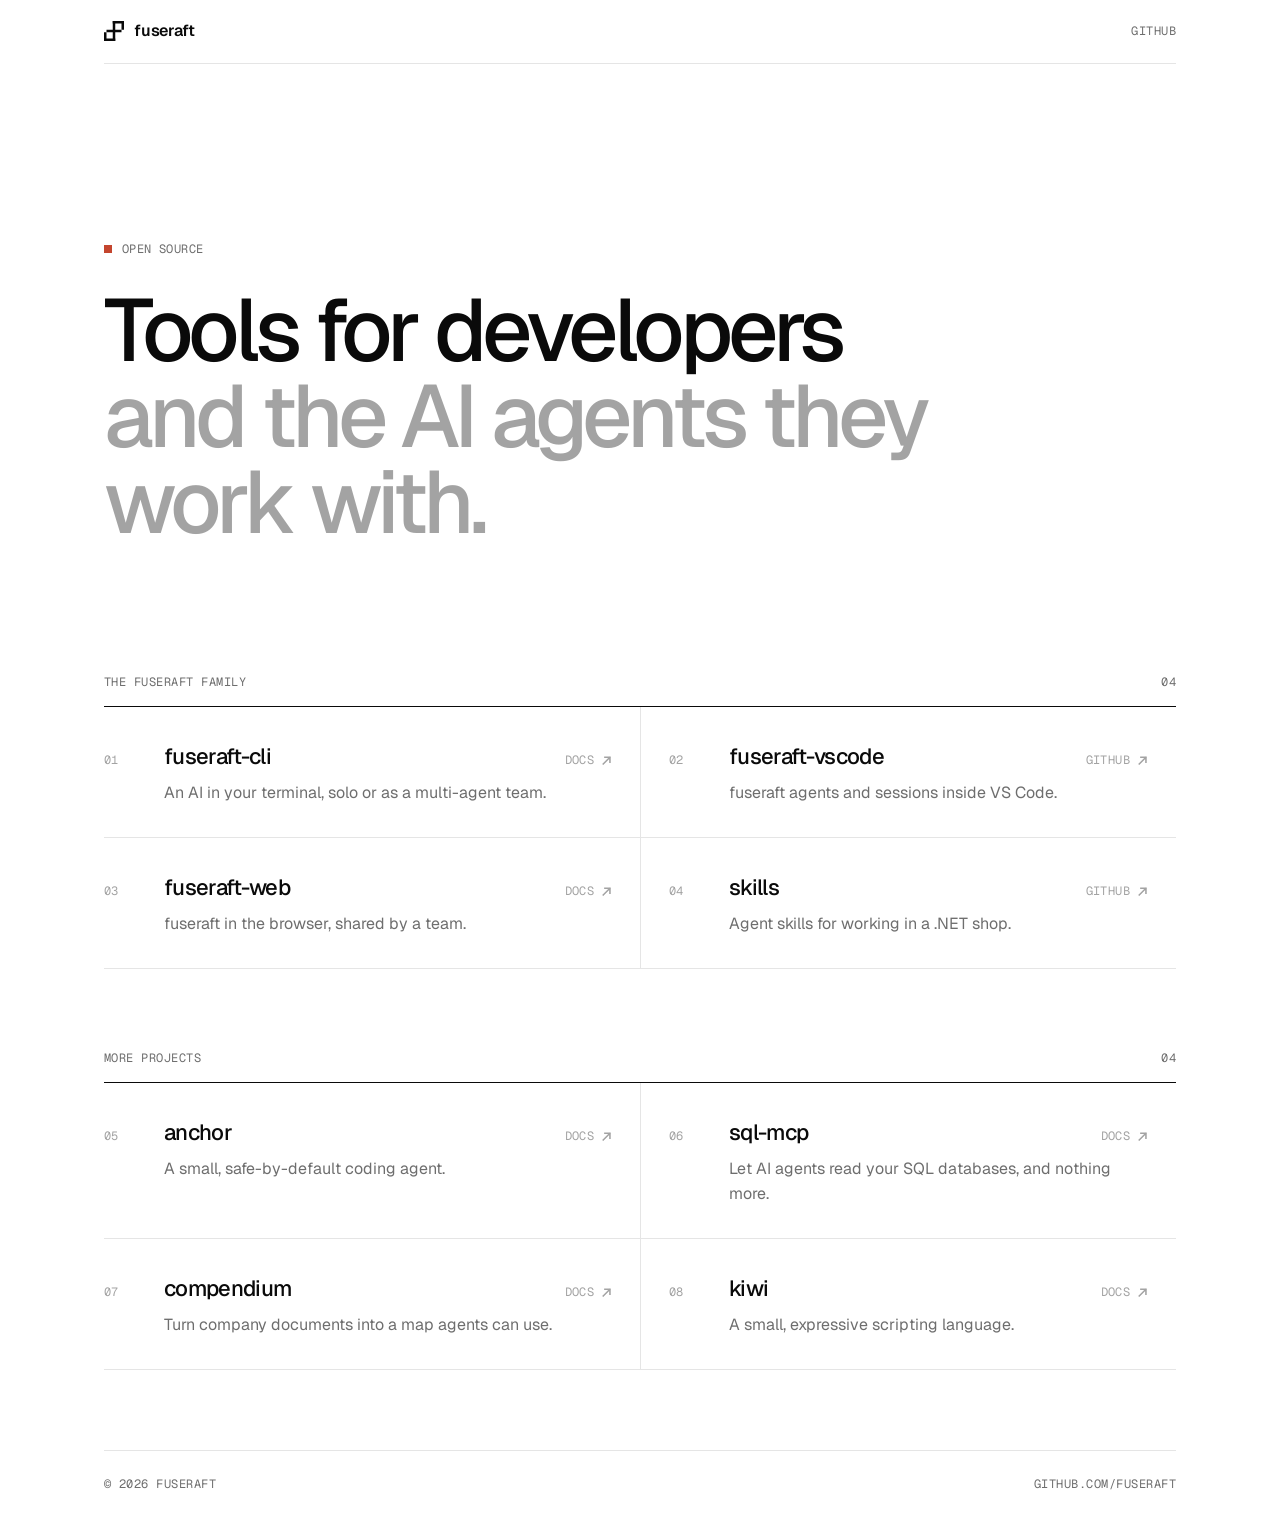
<file: index.html>
<!DOCTYPE html>
<html lang="en">
<head>
  <meta charset="UTF-8">
  <meta name="viewport" content="width=device-width, initial-scale=1.0">
  <title>fuseraft</title>
  <meta name="description" content="fuseraft builds open-source tools for developers and the AI agents they work with.">
  <meta name="theme-color" content="#ffffff" media="(prefers-color-scheme: light)">
  <meta name="theme-color" content="#0a0a0a" media="(prefers-color-scheme: dark)">
  <link rel="icon" href="/favicon.svg" type="image/svg+xml">
  <link rel="preconnect" href="https://fonts.googleapis.com">
  <link rel="preconnect" href="https://fonts.gstatic.com" crossorigin>
  <link rel="stylesheet" href="https://fonts.googleapis.com/css2?family=Geist:wght@400;500;600&family=Geist+Mono:wght@400;500&display=swap">
  <style>
    :root {
      --bg: #ffffff;
      --fg: #0a0a0a;
      --muted: #6e6e6e;
      --faint: #a3a3a3;
      --rule: #e5e5e5;
      --accent: #c4452e;
      --sans: "Geist", ui-sans-serif, system-ui, -apple-system, "Segoe UI", sans-serif;
      --mono: "Geist Mono", ui-monospace, "SF Mono", Menlo, Consolas, monospace;
    }
    @media (prefers-color-scheme: dark) {
      :root {
        --bg: #0a0a0a;
        --fg: #ededed;
        --muted: #8f8f8f;
        --faint: #5c5c5c;
        --rule: #1f1f1f;
        --accent: #e5764f;
      }
    }
    * { box-sizing: border-box; }
    html { -webkit-text-size-adjust: 100%; }
    body {
      margin: 0;
      background: var(--bg);
      color: var(--fg);
      font: 400 16px/1.55 var(--sans);
      -webkit-font-smoothing: antialiased;
      text-rendering: optimizeLegibility;
    }
    a { color: inherit; text-decoration: none; }
    ::selection { background: var(--accent); color: #fff; }

    .wrap { max-width: 72rem; margin: 0 auto; padding: 0 1rem; }
    @media (min-width: 48rem) { .wrap { padding: 0 2.5rem; } }

    .mono {
      font-family: var(--mono);
      font-size: .75rem;
      letter-spacing: .04em;
      text-transform: uppercase;
    }

    /* Top bar */
    .bar {
      display: flex;
      align-items: center;
      justify-content: space-between;
      height: 4rem;
      border-bottom: 1px solid var(--rule);
    }
    .brand { display: flex; align-items: center; gap: .65rem; font-weight: 600; letter-spacing: -.02em; }
    .brand svg { width: 1.25rem; height: 1.25rem; display: block; }
    .bar nav { display: flex; gap: 1.5rem; color: var(--muted); }
    .bar nav a:hover, .bar nav a:focus-visible { color: var(--fg); }

    /* Hero */
    .hero { padding: 7rem 0 5.5rem; }
    @media (min-width: 48rem) { .hero { padding: 11rem 0 8rem; } }
    .hero .mono { color: var(--muted); display: flex; align-items: center; gap: .6rem; }
    .hero .mono::before { content: ""; width: .5rem; height: .5rem; background: var(--accent); }
    h1 {
      margin: 1.75rem 0 0;
      max-width: 15ch;
      font-size: clamp(2.5rem, 7.2vw, 5.5rem);
      line-height: .98;
      font-weight: 500;
      letter-spacing: -.055em;
    }
    h1 span { color: var(--faint); }

    /* Project groups */
    section { margin-bottom: 5rem; }
    .label {
      display: flex;
      justify-content: space-between;
      padding-bottom: .9rem;
      color: var(--muted);
    }
    .grid {
      display: grid;
      grid-template-columns: 1fr;
      border-top: 1px solid var(--fg);
    }
    @media (min-width: 48rem) { .grid { grid-template-columns: 1fr 1fr; } }

    .card {
      display: grid;
      grid-template-columns: 2rem 1fr auto;
      align-items: baseline;
      align-content: start;
      gap: 0 1rem;
      padding: 1.6rem 0;
      border-bottom: 1px solid var(--rule);
    }
    @media (min-width: 48rem) {
      .card { grid-template-columns: 2.75rem 1fr auto; padding: 2rem 1.75rem 2rem 0; }
      .card:nth-child(even) { padding-left: 1.75rem; border-left: 1px solid var(--rule); }
    }
    .card .n { color: var(--faint); }
    .card h2 {
      margin: 0;
      font-size: 1.375rem;
      font-weight: 500;
      letter-spacing: -.03em;
      transition: color .15s;
    }
    .card p { grid-column: 2 / 4; margin: .45rem 0 0; color: var(--muted); max-width: 36ch; }
    .card .to { color: var(--faint); display: flex; align-items: center; gap: .4rem; transition: color .15s; }
    .card .to svg { width: .7rem; height: .7rem; transition: transform .2s; }
    .card:focus-visible { outline: 1px solid var(--accent); outline-offset: -1px; }
    .card:hover h2, .card:focus-visible h2 { color: var(--accent); }
    .card:hover .to, .card:focus-visible .to { color: var(--fg); }
    .card:hover .to svg, .card:focus-visible .to svg { transform: translate(2px, -2px); }

    /* Footer */
    footer {
      display: flex;
      justify-content: space-between;
      gap: 1rem;
      padding: 1.5rem 0 2.5rem;
      border-top: 1px solid var(--rule);
      color: var(--muted);
    }
    footer a:hover, footer a:focus-visible { color: var(--fg); }

    @media (prefers-reduced-motion: reduce) {
      * { transition: none !important; }
    }
  </style>
</head>
<body>
  <svg width="0" height="0" style="position:absolute" aria-hidden="true">
    <symbol id="arrow" viewBox="0 0 10 10"><path d="M2 8L8 2M3.5 2H8V6.5" fill="none" stroke="currentColor" stroke-width="1.4" stroke-linecap="square"/></symbol>
  </svg>

  <div class="wrap">
    <header class="bar">
      <a class="brand" href="/" aria-label="fuseraft home">
        <svg viewBox="150 150 1200 1200" fill="currentColor" aria-hidden="true">
          <rect x="675" y="150" width="150" height="1200"/>
          <rect x="1200" y="150" width="150" height="525"/>
          <rect x="150" y="825" width="150" height="525"/>
          <rect x="675" y="150" width="675" height="150"/>
          <rect x="150" y="1200" width="675" height="150"/>
          <rect x="300" y="675" width="900" height="150"/>
        </svg>
        fuseraft
      </a>
      <nav class="mono">
        <a href="https://github.com/fuseraft">GitHub</a>
      </nav>
    </header>

    <main>
      <div class="hero">
        <div class="mono">Open source</div>
        <h1>Tools for developers <span>and the AI agents they work with.</span></h1>
      </div>

      <section aria-labelledby="family">
        <div class="label mono"><span id="family">The fuseraft family</span><span>04</span></div>
        <div class="grid">
          <a class="card" href="/fuseraft-cli/">
            <span class="n mono">01</span><h2>fuseraft-cli</h2><span class="to mono">Docs<svg><use href="#arrow"/></svg></span>
            <p>An AI in your terminal, solo or as a multi-agent team.</p>
          </a>
          <a class="card" href="https://github.com/fuseraft/fuseraft-vscode">
            <span class="n mono">02</span><h2>fuseraft-vscode</h2><span class="to mono">GitHub<svg><use href="#arrow"/></svg></span>
            <p>fuseraft agents and sessions inside VS Code.</p>
          </a>
          <a class="card" href="/fuseraft-web/">
            <span class="n mono">03</span><h2>fuseraft-web</h2><span class="to mono">Docs<svg><use href="#arrow"/></svg></span>
            <p>fuseraft in the browser, shared by a team.</p>
          </a>
          <a class="card" href="https://github.com/fuseraft/skills">
            <span class="n mono">04</span><h2>skills</h2><span class="to mono">GitHub<svg><use href="#arrow"/></svg></span>
            <p>Agent skills for working in a .NET shop.</p>
          </a>
        </div>
      </section>

      <section aria-labelledby="more">
        <div class="label mono"><span id="more">More projects</span><span>04</span></div>
        <div class="grid">
          <a class="card" href="/anchor/">
            <span class="n mono">05</span><h2>anchor</h2><span class="to mono">Docs<svg><use href="#arrow"/></svg></span>
            <p>A small, safe-by-default coding agent.</p>
          </a>
          <a class="card" href="/sql-mcp/">
            <span class="n mono">06</span><h2>sql-mcp</h2><span class="to mono">Docs<svg><use href="#arrow"/></svg></span>
            <p>Let AI agents read your SQL databases, and nothing more.</p>
          </a>
          <a class="card" href="/compendium/">
            <span class="n mono">07</span><h2>compendium</h2><span class="to mono">Docs<svg><use href="#arrow"/></svg></span>
            <p>Turn company documents into a map agents can use.</p>
          </a>
          <a class="card" href="/kiwi/">
            <span class="n mono">08</span><h2>kiwi</h2><span class="to mono">Docs<svg><use href="#arrow"/></svg></span>
            <p>A small, expressive scripting language.</p>
          </a>
        </div>
      </section>
    </main>

    <footer class="mono">
      <span>&copy; 2026 fuseraft</span>
      <a href="https://github.com/fuseraft">github.com/fuseraft</a>
    </footer>
  </div>
</body>
</html>
</file>
